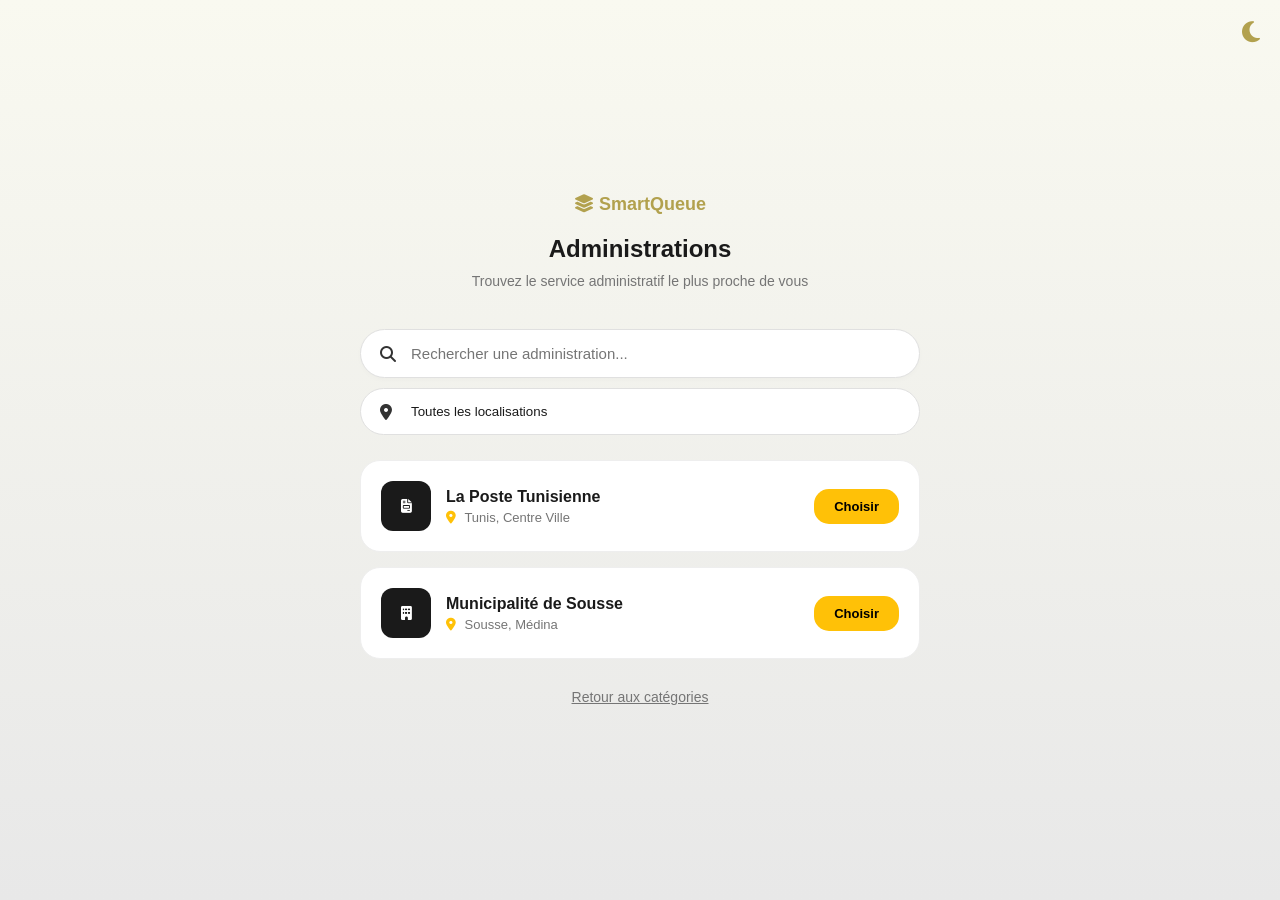
<file: admin/admin.html>
<!DOCTYPE html>
<html lang="fr">
<head>
    <meta charset="UTF-8">
    <meta name="viewport" content="width=device-width, initial-scale=1.0">
    <title>SmartQueue - Choisir l'Administration</title>
    <link rel="stylesheet" href="../signin/signin.css">
    <link rel="stylesheet" href="https://cdnjs.cloudflare.com/ajax/libs/font-awesome/6.4.0/css/all.min.css">
</head>
<body>
    <div class="container-wide">
        <div class="header">
            <div style="position: absolute; top: 20px; right: 20px;">
                <i class="fas fa-moon theme-toggle-icon" style="cursor:pointer; font-size: 24px; color: #B2A14E;" onclick="toggleTheme()"></i>
            </div>
            <div class="logo-mini">
                <i class="fas fa-layer-group"></i> SmartQueue
            </div>
            <h2>Administrations</h2>
            <p class="subtitle">Trouvez le service administratif le plus proche de vous</p>
        </div>

        <div class="filter-section">
            <div class="input-wrapper search-box">
                <i class="fas fa-search"></i>
                <input type="text" id="searchInput" placeholder="Rechercher une administration..." onkeyup="filterList()">
            </div>

            <div class="input-wrapper filter-box">
                <i class="fas fa-location-dot"></i>
                <select id="locationFilter" onchange="filterList()">
                    <option value="">Toutes les localisations</option>
                    <option value="Tunis">Tunis</option>
                    <option value="Sousse">Sousse</option>
                </select>
            </div>
        </div>

        <div class="list-container" id="agencyList">
            <div class="list-item card" data-name="Poste" data-location="Tunis">
                <div class="item-info">
                    <div class="item-logo"><i class="fas fa-file-invoice"></i></div>
                    <div class="item-details">
                        <h3>La Poste Tunisienne</h3>
                        <p><i class="fas fa-map-marker-alt"></i> Tunis, Centre Ville</p>
                    </div>
                </div>
                <button class="btn-select" onclick="confirmBooking('La Poste - Tunis Centre')">Choisir</button>
            </div>

            <div class="list-item card" data-name="Municipalité" data-location="Sousse">
                <div class="item-info">
                    <div class="item-logo"><i class="fas fa-building"></i></div>
                    <div class="item-details">
                        <h3>Municipalité de Sousse</h3>
                        <p><i class="fas fa-map-marker-alt"></i> Sousse, Médina</p>
                    </div>
                </div>
                <button class="btn-select" onclick="confirmBooking('Municipalité de Sousse')">Choisir</button>
            </div>
        </div>

        <div class="footer-actions">
            <button class="btn-secondary" onclick="window.history.back()">Retour aux catégories</button>
        </div>
    </div>
    
<script src="../etablissement/etablissement.js"></script>
<script src="../theme.js"></script>
</body>
</html>
</file>
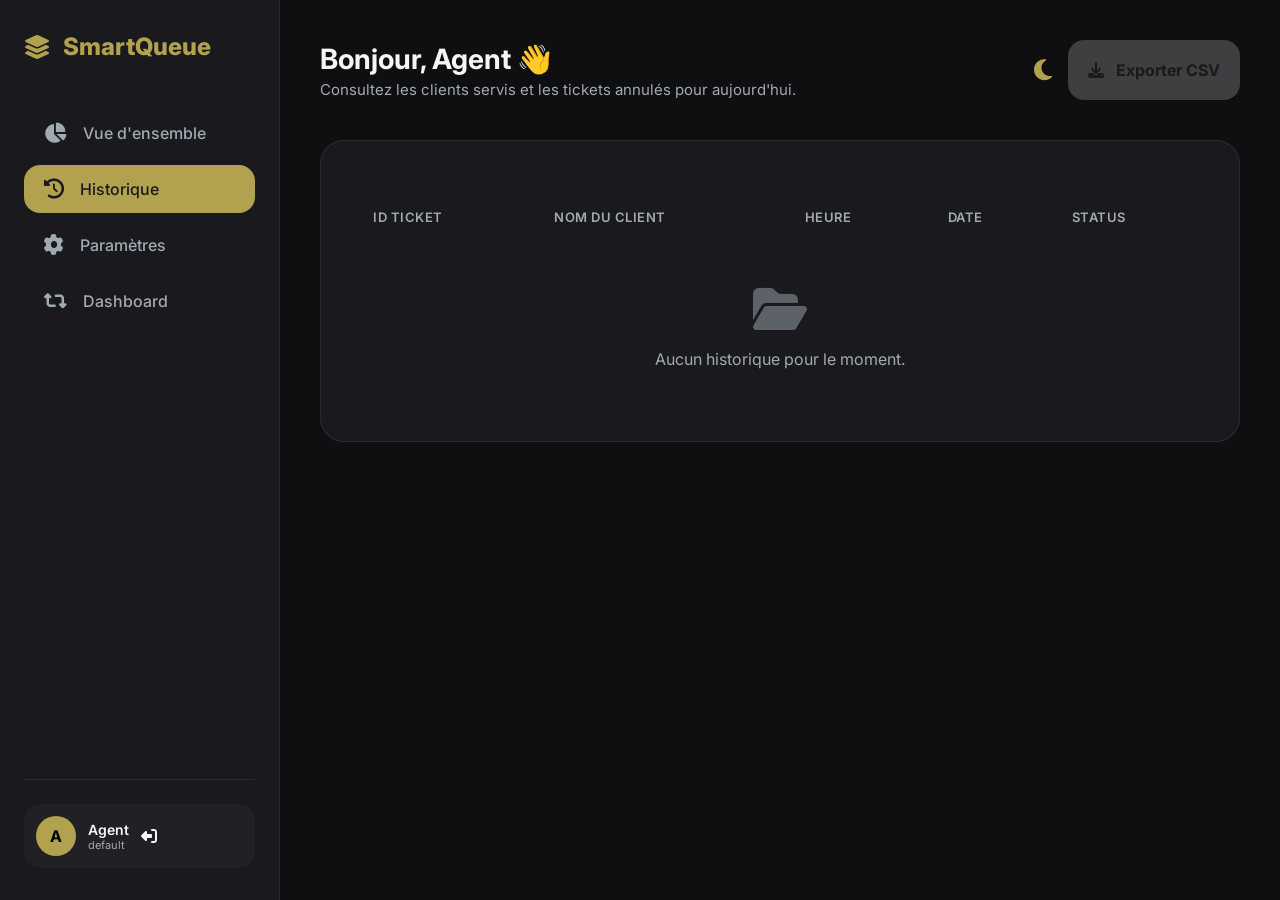
<file: agent-dashboard/agent-history.html>
<!DOCTYPE html>
<html lang="fr">
<head>
    <meta charset="UTF-8">
    <meta name="viewport" content="width=device-width, initial-scale=1.0">
    <title>SmartQueue Agent - Historique</title>
    <link rel="stylesheet" href="https://cdnjs.cloudflare.com/ajax/libs/font-awesome/6.4.0/css/all.min.css">
    <link rel="stylesheet" href="agent-dashboard.css">
    <link href="https://fonts.googleapis.com/css2?family=Inter:wght@400;500;600;700;800;900&display=swap" rel="stylesheet">
</head>
<body class="dark-theme">
    <!-- Sidebar -->
    <aside class="sidebar">
        <a href="../index.html" class="logo">
            <i class="fas fa-layer-group"></i> <span>SmartQueue</span>
        </a>
        <nav class="nav-links">
            <div class="nav-item">
                <a href="agent-dashboard.html" class="nav-link">
                    <i class="fas fa-chart-pie"></i> <span>Vue d'ensemble</span>
                </a>
            </div>
            <div class="nav-item">
                <a href="agent-history.html" class="nav-link active">
                    <i class="fas fa-history"></i> <span>Historique</span>
                </a>
            </div>
            <div class="nav-item">
                <a href="agent-settings.html" class="nav-link">
                    <i class="fas fa-cog"></i> <span>Paramètres</span>
                </a>
            </div>
            <div class="nav-item">
                <a href="../profilClient/ProfilClient.html" class="nav-link">
                    <i class="fa-solid fa-retweet"></i> <span>Dashboard</span>
                </a>
            </div>
        </nav>
        <div class="sidebar-footer">
            <div class="user-profile">
                <div class="avatar">AM</div>
                <div class="user-info">
                    <h4>Ahmed Mansour</h4>
                    <p>Agent de Caisse</p>
                </div>
                <div>
                    <a class="logout-btn" onclick="window.location.href='../signin/signin.html'">
                        <i class="fa-solid fa-right-from-bracket fa-rotate-180"></i>
                    </a>
                </div>
            </div>
        </div>
    </aside>

    <!-- Main Content -->
    <main class="main-content">
        <header>
            <div class="header-title">
                <h1>Historique des tickets</h1>
                <p>Consultez les clients servis et les tickets annulés pour aujourd'hui.</p>
            </div>
            <div class="header-actions">
                <i class="fas fa-moon theme-toggle-icon" style="cursor:pointer; font-size: 24px; color: #B2A14E;" onclick="toggleTheme()"></i>
                <button class="btn-action btn-secondary-white" onclick="exportHistory()">
                    <i class="fas fa-download"></i> Exporter CSV
                </button>
            </div>
        </header>

        <div class="history-card">
            <div class="table-container">
                <table id="history-table">
                    <thead>
                        <tr>
                            <th>ID Ticket</th>
                            <th>Nom du Client</th>
                            <th>Heure</th>
                            <th>Date</th>
                            <th>Status</th>
                        </tr>
                    </thead>
                    <tbody id="history-body">
                        <!-- Loaded via JS -->
                    </tbody>
                </table>
            </div>
            <div id="no-history" style="display:none; text-align: center; padding: 40px; color: var(--text-muted);">
                <i class="fas fa-folder-open fa-3x" style="margin-bottom: 16px; opacity: 0.5;"></i>
                <p>Aucun historique pour le moment.</p>
            </div>
        </div>
    </main>

    <script src="../theme.js"></script>
    <script src="dashboard-core.js"></script>
    <script>
        document.addEventListener('DOMContentLoaded', () => {
            const history = getHistory();
            const body = document.getElementById('history-body');
            const emptyState = document.getElementById('no-history');
            
            if (history.length === 0) {
                emptyState.style.display = 'block';
                return;
            }
            
            history.forEach(entry => {
                const tr = document.createElement('tr');
                tr.innerHTML = `
                    <td>${entry.id}</td>
                    <td>${entry.name}</td>
                    <td>${entry.time}</td>
                    <td>${entry.date}</td>
                    <td><span class="badge badge-${entry.status}">${entry.status}</span></td>
                `;
                body.appendChild(tr);
            });
        });

        function exportHistory() {
            alert("Exportation des données en cours...");
        }
    </script>
</body>
</html>
</file>
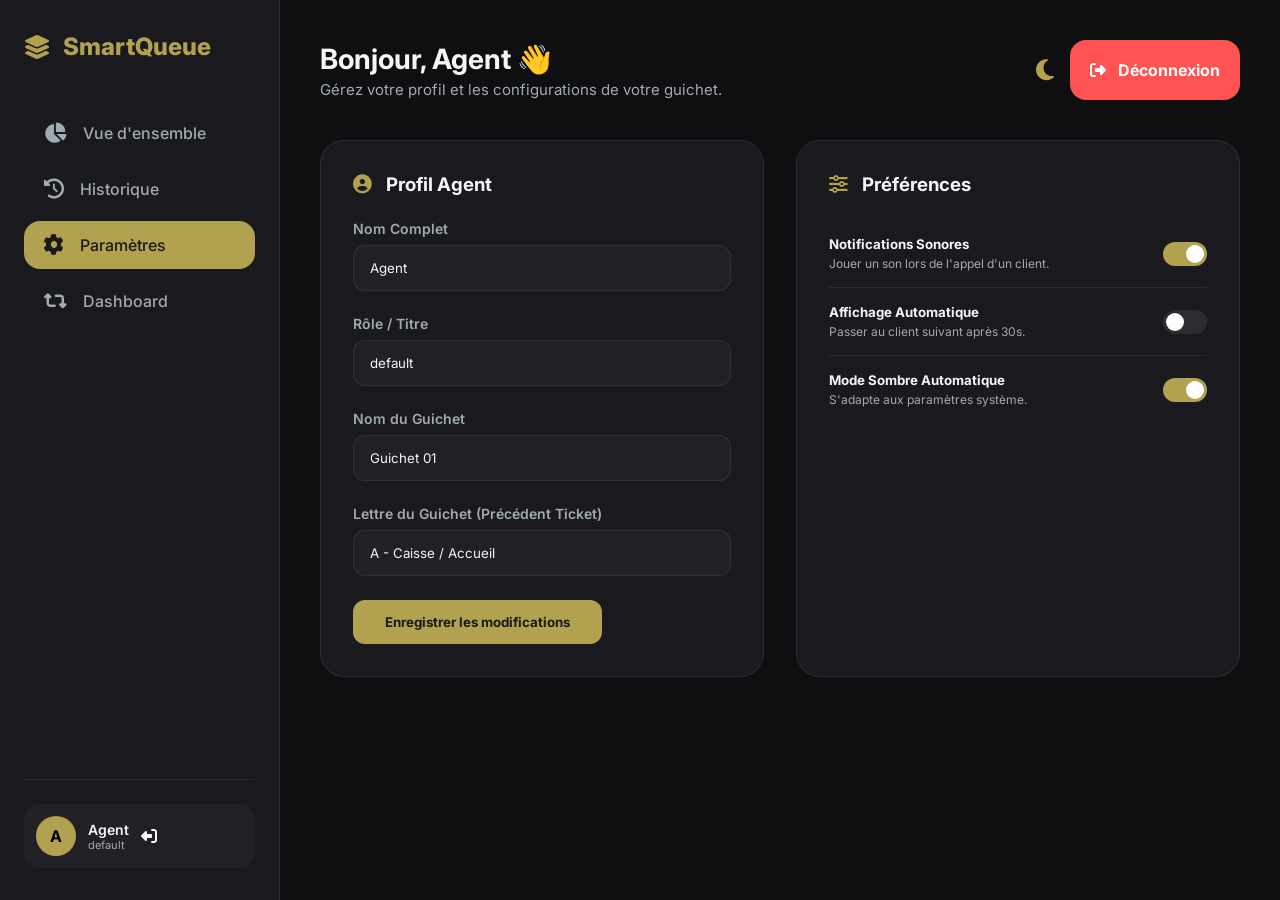
<file: agent-dashboard/agent-settings.html>
<!DOCTYPE html>
<html lang="fr">
<head>
    <meta charset="UTF-8">
    <meta name="viewport" content="width=device-width, initial-scale=1.0">
    <title>SmartQueue Agent - Paramètres</title>
    <link rel="stylesheet" href="https://cdnjs.cloudflare.com/ajax/libs/font-awesome/6.4.0/css/all.min.css">
    <link rel="stylesheet" href="agent-dashboard.css">
    <link href="https://fonts.googleapis.com/css2?family=Inter:wght@400;500;600;700;800;900&display=swap" rel="stylesheet">
</head>
<body class="dark-theme">
    <!-- Sidebar -->
    <aside class="sidebar">
        <a href="../index.html" class="logo">
            <i class="fas fa-layer-group"></i> <span>SmartQueue</span>
        </a>
        <nav class="nav-links">
            <div class="nav-item">
                <a href="agent-dashboard.html" class="nav-link">
                    <i class="fas fa-chart-pie"></i> <span>Vue d'ensemble</span>
                </a>
            </div>
            <div class="nav-item">
                <a href="agent-history.html" class="nav-link">
                    <i class="fas fa-history"></i> <span>Historique</span>
                </a>
            </div>
            <div class="nav-item">
                <a href="agent-settings.html" class="nav-link active">
                    <i class="fas fa-cog"></i> <span>Paramètres</span>
                </a>
            </div>
            <div class="nav-item">
                <a href="../profilClient/ProfilClient.html" class="nav-link">
                    <i class="fa-solid fa-retweet"></i> <span>Dashboard</span>
                </a>
            </div>
        </nav>
        <div class="sidebar-footer">
            <div class="user-profile">
                <div class="avatar">AM</div>
                <div class="user-info">
                    <h4>Ahmed Mansour</h4>
                    <p>Agent de Caisse</p>
                </div>
                <div>
                    <a class="logout-btn" onclick="window.location.href='../signin/signin.html'">
                        <i class="fa-solid fa-right-from-bracket fa-rotate-180"></i>
                    </a>
                </div>
            </div>
        </div>
    </aside>

    <!-- Main Content -->
    <main class="main-content">
        <header>
            <div class="header-title">
                <h1>Paramètres</h1>
                <p>Gérez votre profil et les configurations de votre guichet.</p>
            </div>
            <div class="header-actions">
                <i class="fas fa-moon theme-toggle-icon" style="cursor:pointer; font-size: 24px; color: #B2A14E;" onclick="toggleTheme()"></i>
                <button class="btn-action btn-primary-dark" style="background: var(--danger-color); color: white;" onclick="logout()">
                    <i class="fas fa-sign-out-alt"></i> Déconnexion
                </button>
            </div>
        </header>

        <div class="settings-grid">
            <!-- Profile Settings -->
            <div class="settings-card">
                <h3><i class="fas fa-user-circle" style="color: var(--primary-color); margin-right: 10px;"></i> Profil Agent</h3>
                <form id="profile-form" style="margin-top: 24px;" onsubmit="handleProfileUpdate(event)">
                    <div class="form-group">
                        <label>Nom Complet</label>
                        <input type="text" id="prof-name" value="Ahmed Mansour" required>
                    </div>
                    <div class="form-group">
                        <label>Rôle / Titre</label>
                        <input type="text" id="prof-role" value="Agent de Caisse" required>
                    </div>
                    <div class="form-group">
                        <label>Nom du Guichet</label>
                        <input type="text" id="prof-counter" value="Guichet 03" required>
                    </div>
                    <div class="form-group">
                        <label>Lettre du Guichet (Précédent Ticket)</label>
                        <select id="prof-letter" style="width: 100%; padding: 14px 16px; border-radius: 12px; border: 1px solid var(--border-color); background: var(--glass-bg); color: var(--text-main); appearance: none;">
                            <option value="A">A - Caisse / Accueil</option>
                            <option value="B">B - Service Client</option>
                            <option value="C">C - Retrait / Dépôt</option>
                            <option value="D">D - Direction</option>
                        </select>
                    </div>
                    <button type="submit" class="btn-save">Enregistrer les modifications</button>
                </form>
            </div>

            <!-- Dashboard Options -->
            <div class="settings-card">
                <h3><i class="fas fa-sliders-h" style="color: var(--primary-color); margin-right: 10px;"></i> Préférences</h3>
                <div style="margin-top: 24px;">
                    <div class="switch-group">
                        <div>
                            <h5 style="margin-bottom: 4px;">Notifications Sonores</h5>
                            <p style="font-size: 12px; color: var(--text-muted);">Jouer un son lors de l'appel d'un client.</p>
                        </div>
                        <label class="switch">
                            <input type="checkbox" checked>
                            <span class="slider"></span>
                        </label>
                    </div>
                    <div class="switch-group">
                        <div>
                            <h5 style="margin-bottom: 4px;">Affichage Automatique</h5>
                            <p style="font-size: 12px; color: var(--text-muted);">Passer au client suivant après 30s.</p>
                        </div>
                        <label class="switch">
                            <input type="checkbox">
                            <span class="slider"></span>
                        </label>
                    </div>
                    <div class="switch-group">
                        <div>
                            <h5 style="margin-bottom: 4px;">Mode Sombre Automatique</h5>
                            <p style="font-size: 12px; color: var(--text-muted);">S'adapte aux paramètres système.</p>
                        </div>
                        <label class="switch">
                            <input type="checkbox" checked>
                            <span class="slider"></span>
                        </label>
                    </div>
                </div>
            </div>
        </div>
    </main>

    <div id="toast" style="visibility: hidden; min-width: 250px; background-color: #333; color: #fff; text-align: center; border-radius: 8px; padding: 16px; position: fixed; z-index: 1000; left: 50%; bottom: 30px; transform: translateX(-50%);">
        Paramètres enregistrés avec succès !
    </div>

    <script src="../theme.js"></script>
    <script src="dashboard-core.js"></script>
    <script>
        document.addEventListener('DOMContentLoaded', () => {
            const profile = getProfile();
            document.getElementById('prof-name').value = profile.name;
            document.getElementById('prof-role').value = profile.role;
            document.getElementById('prof-counter').value = profile.counter;
            document.getElementById('prof-letter').value = profile.counterLetter || 'A';
        });

        function handleProfileUpdate(event) {
            event.preventDefault();
            const profile = {
                name: document.getElementById('prof-name').value,
                role: document.getElementById('prof-role').value,
                counter: document.getElementById('prof-counter').value,
                counterLetter: document.getElementById('prof-letter').value,
                service: getProfile().service // preserve
            };
            saveProfile(profile);
            showToast();
            
            // Re-apply to sidebars (shared logic does this on DOM load, but let's force update here)
            window.location.reload(); 
        }

        function showToast() {
            const toast = document.getElementById('toast');
            toast.style.visibility = "visible";
            setTimeout(() => { toast.style.visibility = "hidden"; }, 3000);
        }

        function logout() {
            if (confirm("Voulez-vous vraiment vous déconnecter ?")) {
                window.location.href = '../index.html';
            }
        }
    </script>
</body>
</html>
</file>
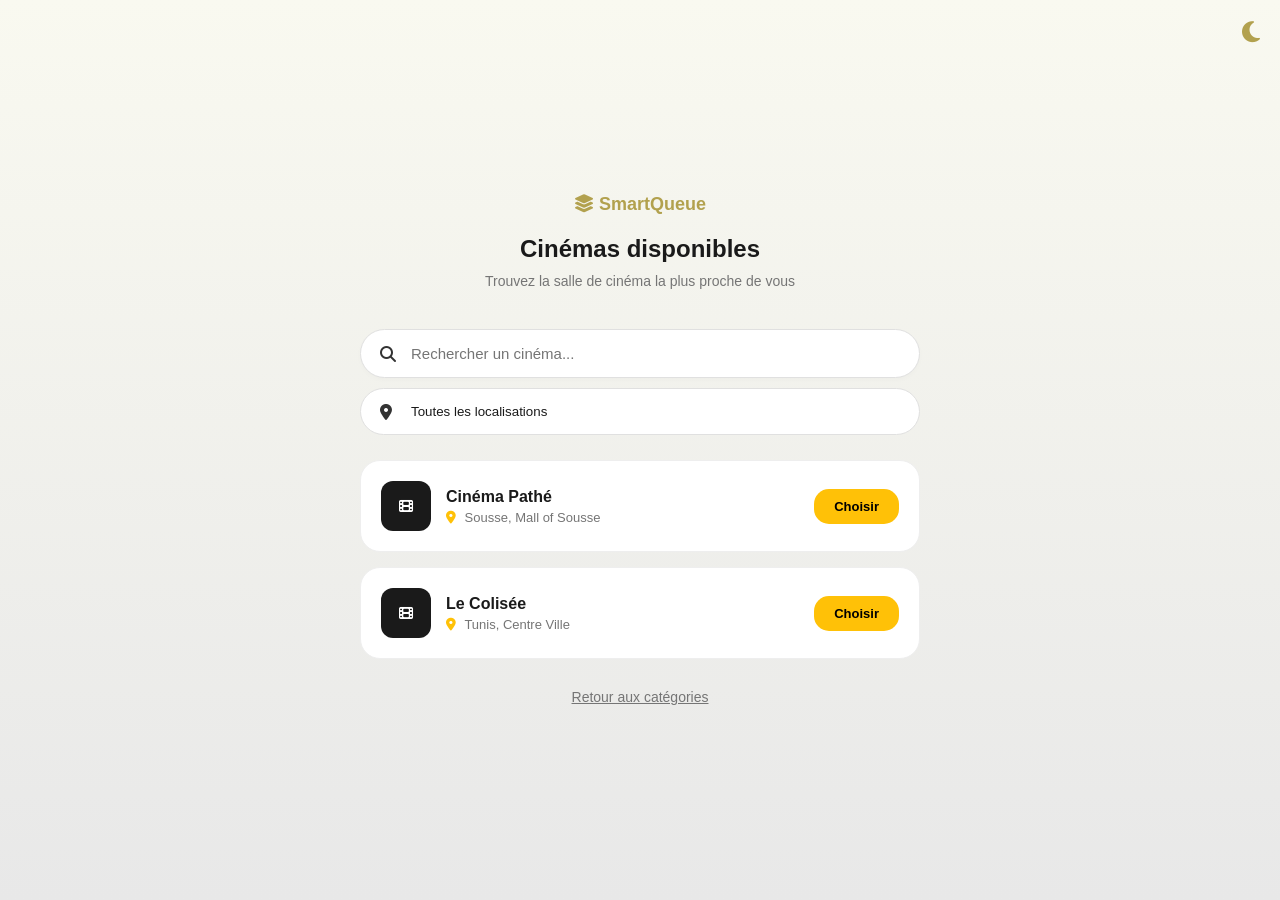
<file: cinema/cinema.html>
<!DOCTYPE html>
<html lang="fr">
<head>
    <meta charset="UTF-8">
    <meta name="viewport" content="width=device-width, initial-scale=1.0">
    <title>SmartQueue - Choisir le Cinéma</title>
    <link rel="stylesheet" href="../signin/signin.css">
    <link rel="stylesheet" href="https://cdnjs.cloudflare.com/ajax/libs/font-awesome/6.4.0/css/all.min.css">
</head>
<body>
    <div class="container-wide">
        <div class="header">
            <div style="position: absolute; top: 20px; right: 20px;">
                <i class="fas fa-moon theme-toggle-icon" style="cursor:pointer; font-size: 24px; color: #B2A14E;" onclick="toggleTheme()"></i>
            </div>
            <div class="logo-mini">
                <i class="fas fa-layer-group"></i> SmartQueue
            </div>
            <h2>Cinémas disponibles</h2>
            <p class="subtitle">Trouvez la salle de cinéma la plus proche de vous</p>
        </div>

        <div class="filter-section">
            <div class="input-wrapper search-box">
                <i class="fas fa-search"></i>
                <input type="text" id="searchInput" placeholder="Rechercher un cinéma..." onkeyup="filterList()">
            </div>

            <div class="input-wrapper filter-box">
                <i class="fas fa-location-dot"></i>
                <select id="locationFilter" onchange="filterList()">
                    <option value="">Toutes les localisations</option>
                    <option value="Sousse">Sousse</option>
                    <option value="Tunis">Tunis</option>
                </select>
            </div>
        </div>

        <div class="list-container" id="agencyList">
            <div class="list-item card" data-name="Pathé" data-location="Sousse">
                <div class="item-info">
                    <div class="item-logo"><i class="fas fa-film"></i></div>
                    <div class="item-details">
                        <h3>Cinéma Pathé</h3>
                        <p><i class="fas fa-map-marker-alt"></i> Sousse, Mall of Sousse</p>
                    </div>
                </div>
                <button class="btn-select" onclick="confirmBooking('Cinéma Pathé')">Choisir</button>
            </div>

            <div class="list-item card" data-name="Le Colisée" data-location="Tunis">
                <div class="item-info">
                    <div class="item-logo"><i class="fas fa-film"></i></div>
                    <div class="item-details">
                        <h3>Le Colisée</h3>
                        <p><i class="fas fa-map-marker-alt"></i> Tunis, Centre Ville</p>
                    </div>
                </div>
                <button class="btn-select" onclick="confirmBooking('Le Colisée')">Choisir</button>
            </div>
        </div>

        <div class="footer-actions">
            <button class="btn-secondary" onclick="window.history.back()">Retour aux catégories</button>
        </div>
    </div>
    
<script src="../etablissement/etablissement.js"></script>
<script src="../theme.js"></script>
</body>
</html>
</file>
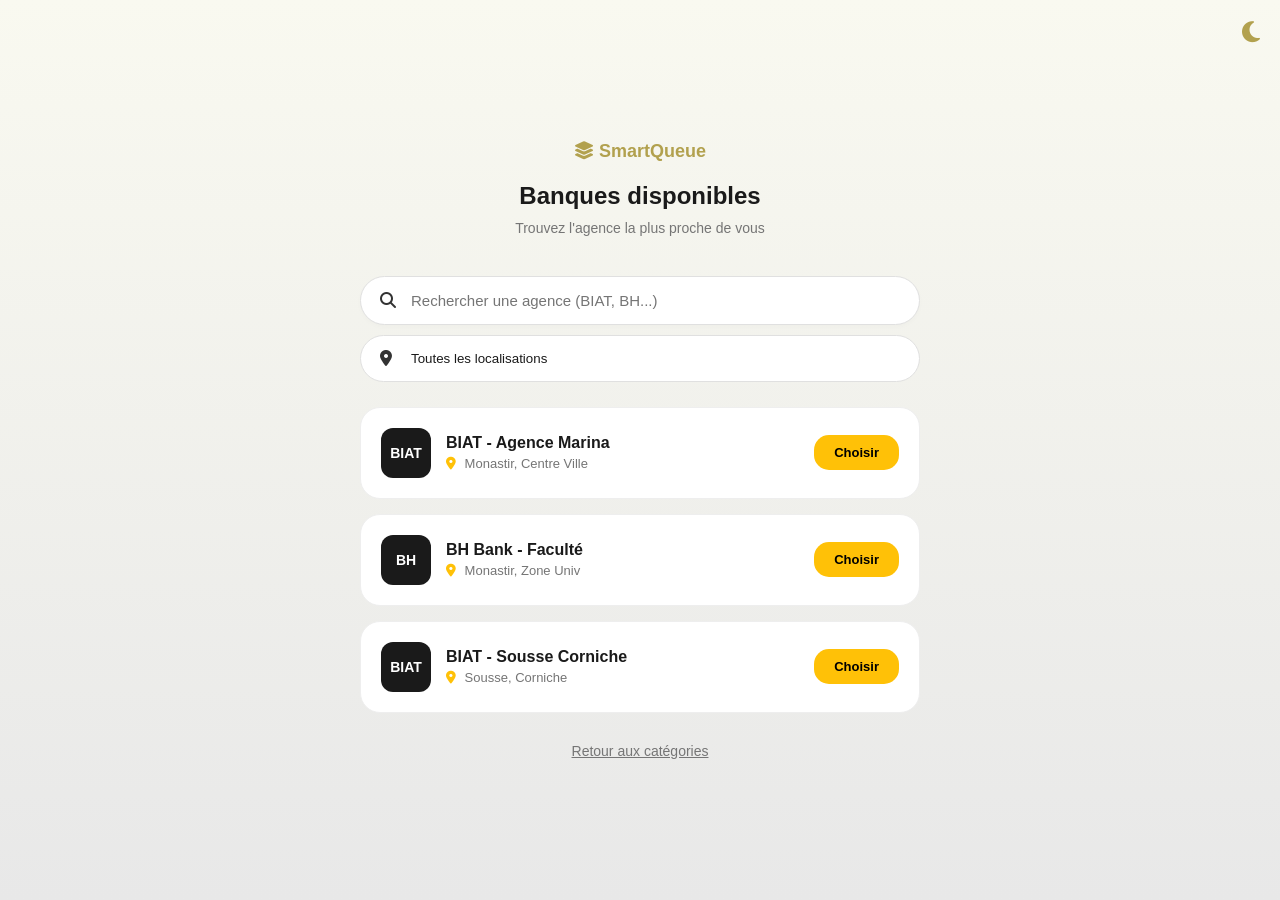
<file: etablissement/etablissement.html>
<!DOCTYPE html>
<html lang="fr">

<head>
    <meta charset="UTF-8">
    <meta name="viewport" content="width=device-width, initial-scale=1.0">
    <title>SmartQueue - Choisir l'établissement</title>
    <link rel="stylesheet" href="../signin/signin.css">
    <link rel="stylesheet" href="https://cdnjs.cloudflare.com/ajax/libs/font-awesome/6.4.0/css/all.min.css">
</head>

<body>

    <div class="container-wide">
        <div class="header">
            <div style="position: absolute; top: 20px; right: 20px;">
                <i class="fas fa-moon theme-toggle-icon" style="cursor:pointer; font-size: 24px; color: #B2A14E;" onclick="toggleTheme()"></i>
            </div>
            <div class="logo-mini">
                <i class="fas fa-layer-group"></i> SmartQueue
            </div>
            <h2>Banques disponibles</h2>
            <p class="subtitle">Trouvez l'agence la plus proche de vous</p>
        </div>

        <div class="filter-section">
            <div class="input-wrapper search-box">
                <i class="fas fa-search"></i>
                <input type="text" id="searchInput" placeholder="Rechercher une agence (BIAT, BH...)"
                    onkeyup="filterList()"> <!--wakt l user ynahi lcuseur al input-->
            </div>

            <div class="input-wrapper filter-box">
                <i class="fas fa-location-dot"></i>
                <select id="locationFilter" onchange="filterList()">
                    <option value="">Toutes les localisations</option>
                    <option value="Monastir">Monastir</option>
                    <option value="Sousse">Sousse</option>
                    <option value="Tunis">beja</option>
                    <option value="Tunis">djerba</option>
                    <option value="Tunis">nabeul</option>
                    <option value="Tunis">gabes </option>
                    <option value="Tunis">tozeur</option>
                    <option value="Tunis">manouba</option>
                    <option value="Tunis">benzart</option>
                </select>
            </div>
        </div>

        <div class="list-container" id="agencyList">
            <div class="list-item card" data-name="BIAT" data-location="Monastir">
                <div class="item-info">
                    <div class="item-logo">BIAT</div>
                    <div class="item-details">
                        <h3>BIAT - Agence Marina</h3>
                        <p><i class="fas fa-map-marker-alt"></i> Monastir, Centre Ville</p>
                    </div>
                </div>
                <button class="btn-select" onclick="confirmBooking('BIAT Marina')">Choisir</button>
            </div>

            <div class="list-item card" data-name="BH" data-location="Monastir">
                <div class="item-info">
                    <div class="item-logo">BH</div>
                    <div class="item-details">
                        <h3>BH Bank - Faculté</h3>
                        <p><i class="fas fa-map-marker-alt"></i> Monastir, Zone Univ</p>
                    </div>
                </div>
                <button class="btn-select" onclick="confirmBooking('BH Faculté')">Choisir</button>
            </div>

            <div class="list-item card" data-name="BIAT" data-location="Sousse">
                <div class="item-info">
                    <div class="item-logo">BIAT</div>
                    <div class="item-details">
                        <h3>BIAT - Sousse Corniche</h3>
                        <p><i class="fas fa-map-marker-alt"></i> Sousse, Corniche</p>
                    </div>
                </div>
                <button class="btn-select" onclick="confirmBooking('BIAT Sousse')">Choisir</button>
            </div>
        </div>

        <div class="footer-actions">
            <button class="btn-secondary" onclick="window.history.back()">Retour aux catégories</button>
        </div>
    </div>
<script src="etablissement.js"></script>

<script src="../theme.js"></script>
</body>
</html>
</file>
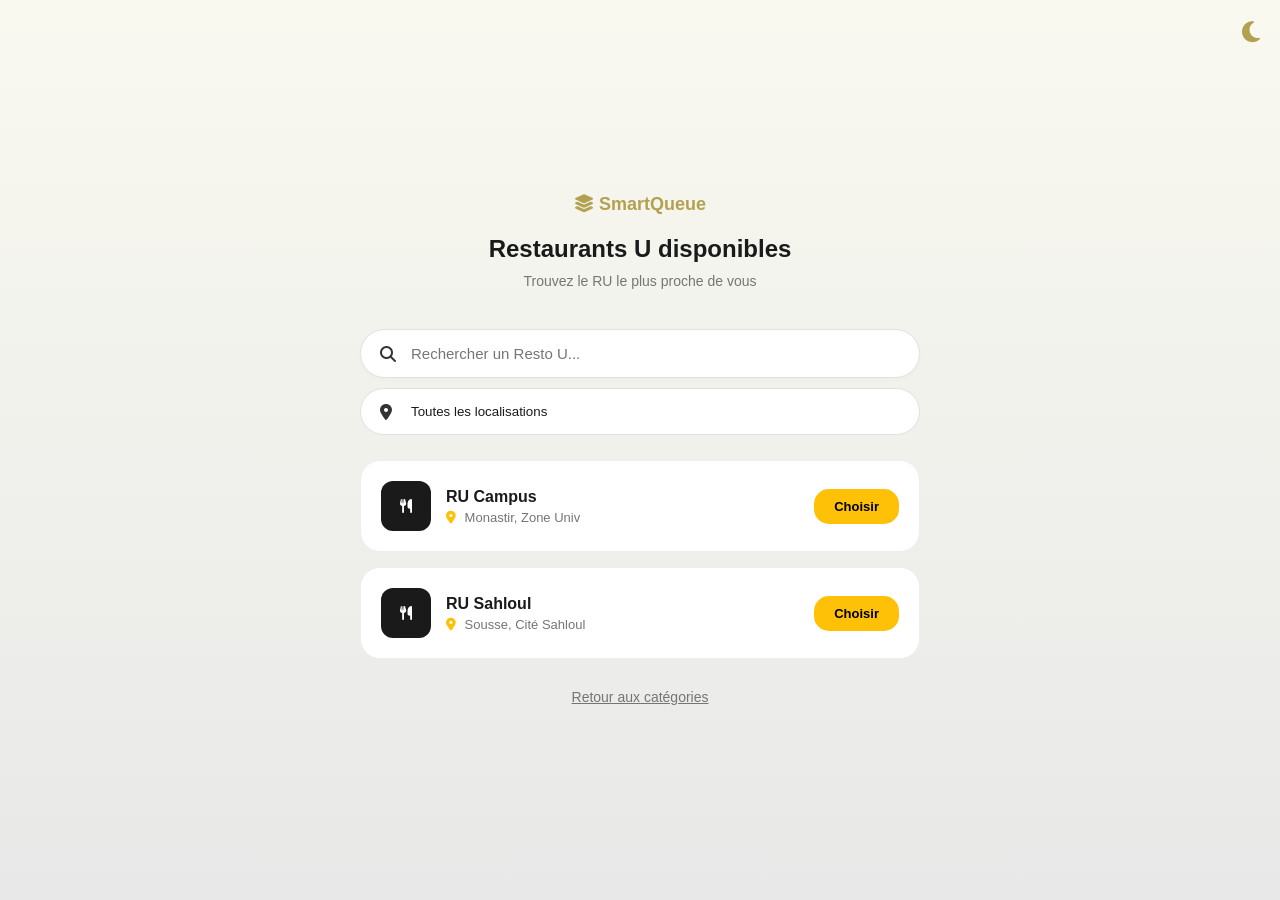
<file: resto/resto.html>
<!DOCTYPE html>
<html lang="fr">
<head>
    <meta charset="UTF-8">
    <meta name="viewport" content="width=device-width, initial-scale=1.0">
    <title>SmartQueue - Choisir le Restaurant Universitaire</title>
    <link rel="stylesheet" href="../signin/signin.css">
    <link rel="stylesheet" href="https://cdnjs.cloudflare.com/ajax/libs/font-awesome/6.4.0/css/all.min.css">
</head>
<body>
    <div class="container-wide">
        <div class="header">
            <div style="position: absolute; top: 20px; right: 20px;">
                <i class="fas fa-moon theme-toggle-icon" style="cursor:pointer; font-size: 24px; color: #B2A14E;" onclick="toggleTheme()"></i>
            </div>
            <div class="logo-mini">
                <i class="fas fa-layer-group"></i> SmartQueue
            </div>
            <h2>Restaurants U disponibles</h2>
            <p class="subtitle">Trouvez le RU le plus proche de vous</p>
        </div>

        <div class="filter-section">
            <div class="input-wrapper search-box">
                <i class="fas fa-search"></i>
                <input type="text" id="searchInput" placeholder="Rechercher un Resto U..." onkeyup="filterList()">
            </div>

            <div class="input-wrapper filter-box">
                <i class="fas fa-location-dot"></i>
                <select id="locationFilter" onchange="filterList()">
                    <option value="">Toutes les localisations</option>
                    <option value="Monastir">Monastir</option>
                    <option value="Sousse">Sousse</option>
                </select>
            </div>
        </div>

        <div class="list-container" id="agencyList">
            <div class="list-item card" data-name="Campus" data-location="Monastir">
                <div class="item-info">
                    <div class="item-logo"><i class="fas fa-utensils"></i></div>
                    <div class="item-details">
                        <h3>RU Campus</h3>
                        <p><i class="fas fa-map-marker-alt"></i> Monastir, Zone Univ</p>
                    </div>
                </div>
                <button class="btn-select" onclick="confirmBooking('RU Campus Monastir')">Choisir</button>
            </div>

            <div class="list-item card" data-name="Sahloul" data-location="Sousse">
                <div class="item-info">
                    <div class="item-logo"><i class="fas fa-utensils"></i></div>
                    <div class="item-details">
                        <h3>RU Sahloul</h3>
                        <p><i class="fas fa-map-marker-alt"></i> Sousse, Cité Sahloul</p>
                    </div>
                </div>
                <button class="btn-select" onclick="confirmBooking('RU Sahloul Sousse')">Choisir</button>
            </div>
        </div>

        <div class="footer-actions">
            <button class="btn-secondary" onclick="window.history.back()">Retour aux catégories</button>
        </div>
    </div>
    
<script src="../etablissement/etablissement.js"></script>
<script src="../theme.js"></script>
</body>
</html>
</file>
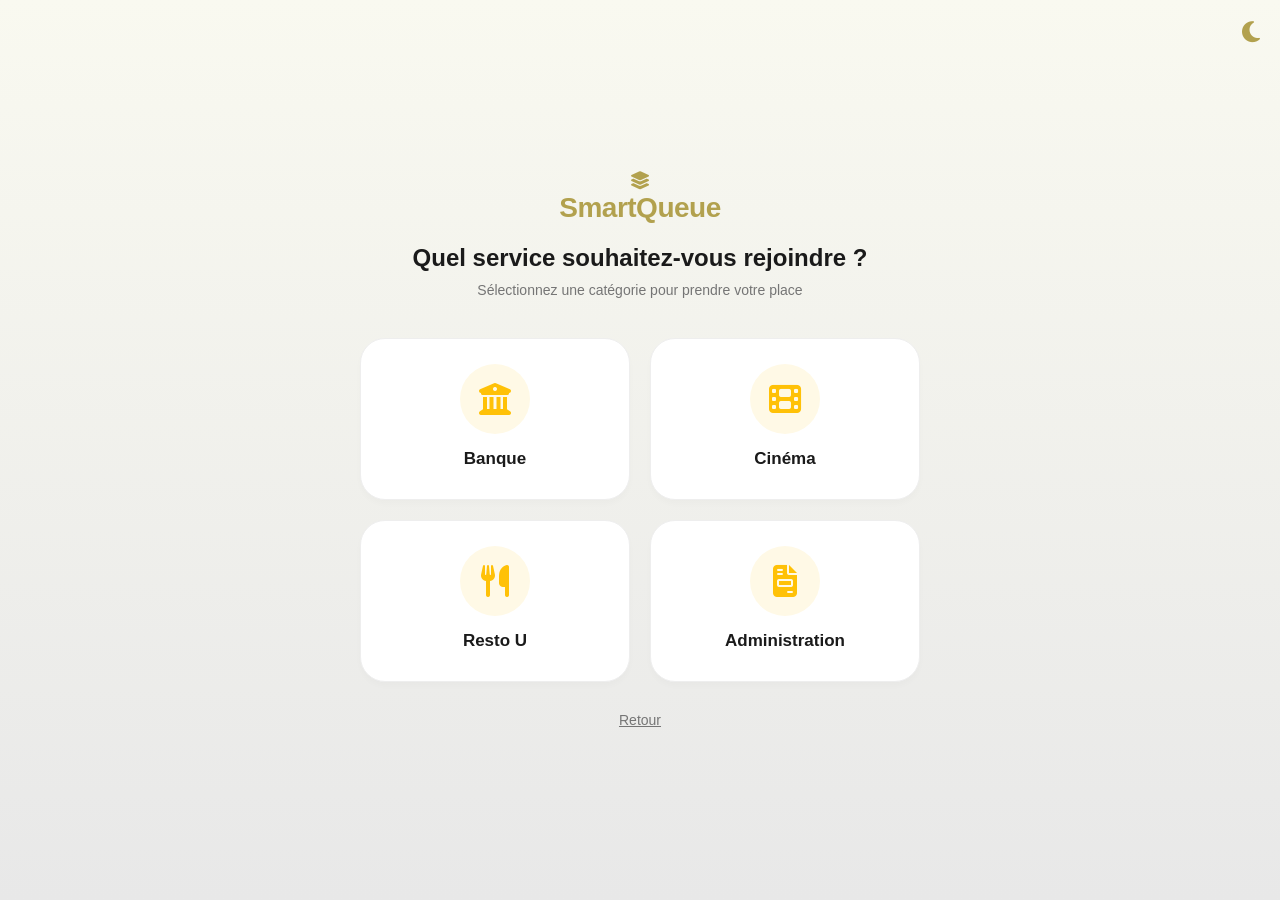
<file: services/services.html>
<!DOCTYPE html>
<html lang="fr">
<head>
    <meta charset="UTF-8">
    <meta name="viewport" content="width=device-width, initial-scale=1.0">
    <title>SmartQueue - Services</title>
    <link rel="stylesheet" href="../signin/signin.css">
    <link rel="stylesheet" href="https://cdnjs.cloudflare.com/ajax/libs/font-awesome/6.4.0/css/all.min.css">
</head>
<body>

    <div class="container-wide">
        <div class="header">
            <div style="position: absolute; top: 20px; right: 20px;">
                <i class="fas fa-moon theme-toggle-icon" style="cursor:pointer; font-size: 24px; color: #B2A14E;" onclick="toggleTheme()"></i>
            </div>
            <div class="logo-mini">
                <i class="fas fa-layer-group"></i> <h1>SmartQueue</h1> <!--cette icone vient de la biblio font awesome -->
            </div>
            <h2>Quel service souhaitez-vous rejoindre ?</h2>
            <p class="subtitle">Sélectionnez une catégorie pour prendre votre place</p>
        </div>

        <div class="services-grid">
            <div class="service-card" onclick="window.location.href='../etablissement/etablissement.html'">
                <div class="service-icon"><i class="fas fa-university"></i></div>
                <h3>Banque</h3>
            </div>

            <div class="service-card" onclick="window.location.href='../cinema/cinema.html'">
                <div class="service-icon"><i class="fas fa-film"></i></div>
                <h3>Cinéma</h3>
            </div>

            <div class="service-card" onclick="window.location.href='../resto/resto.html'">
                <div class="service-icon"><i class="fas fa-utensils"></i></div>
                <h3>Resto U</h3>
            </div>

            <div class="service-card" onclick="window.location.href='../admin/admin.html'">
                <div class="service-icon"><i class="fas fa-file-invoice"></i></div>
                <h3>Administration</h3>
            </div>
        </div>

        <div class="footer-actions">
            <button class="btn-secondary" onclick="window.history.back()">Retour</button>
        </div>
    </div>
<script src="../theme.js"></script>
</body>
</html>
</file>
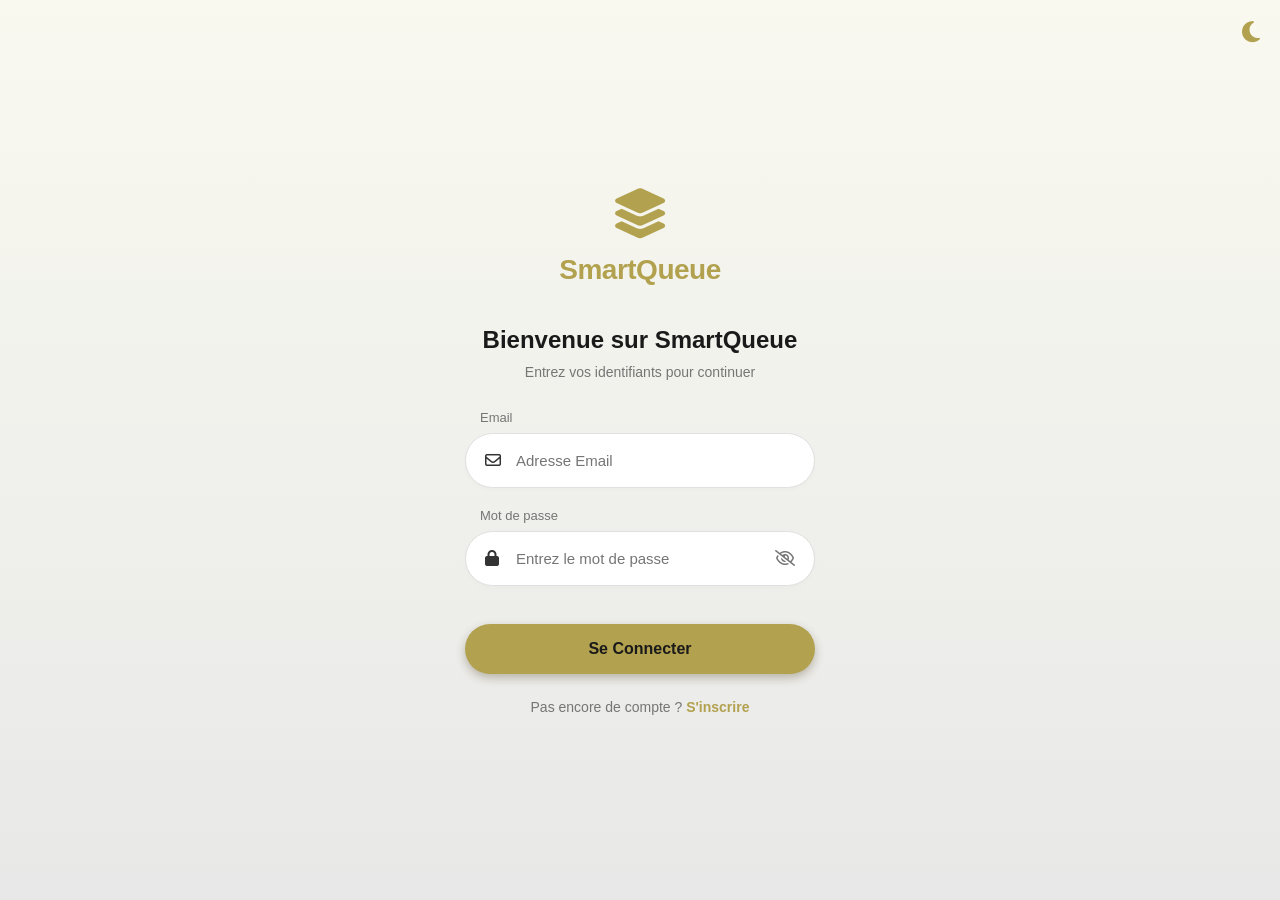
<file: signin/signin.html>
<!DOCTYPE html>
<html lang="fr">

<head>
    <meta charset="UTF-8">
    <meta name="viewport" content="width=device-width, initial-scale=1.0">
    <title>SmartQueue - Connexion</title>
    <link rel="stylesheet" href="signin.css">
    <link rel="stylesheet" href="https://cdnjs.cloudflare.com/ajax/libs/font-awesome/6.4.0/css/all.min.css">
</head>

<body>

    <div class="container">
        <div class="header">
            <div style="position: absolute; top: 20px; right: 20px;">
                <i class="fas fa-moon theme-toggle-icon" style="cursor:pointer; font-size: 24px; color: #B2A14E;"
                    onclick="toggleTheme()"></i>
            </div>
            <div class="logo-icon">
                <i class="fas fa-layer-group"></i>
            </div>
            <h1>SmartQueue</h1>
        </div>

        <div id="login-form">
            <h2 id="login-title">Bienvenue sur SmartQueue</h2>
            <p class="subtitle" id="login-subtitle">Entrez vos identifiants pour continuer</p>

            <form onsubmit="handleLogin(event)">
                <div class="input-group">
                    <label id="email-label">Email</label>
                    <div class="input-wrapper">
                        <i class="far fa-envelope"></i>
                        <input type="email" name="email" placeholder="Adresse Email" required>
                    </div>
                </div>

                <div class="input-group">
                    <label>Mot de passe</label>
                    <div class="input-wrapper">
                        <i class="fas fa-lock"></i>
                        <input type="password" name="password" placeholder="Entrez le mot de passe" id="pass-login"
                            required>
                        <i class="far fa-eye-slash toggle-password" onclick="togglePass('pass-login')"></i>
                    </div>
                </div><br>
                <button type="submit" class="btn-primary">Se Connecter</button>
            </form>
            <p class="footer-text">Pas encore de compte ? <a href="../signup/signup.html">S'inscrire</a></p>
        </div>
    </div>
    <style>
        /* Kept base styles */
    </style>
    <script>
        function togglePass(id) {
            const input = document.getElementById(id);
            const icon = input.nextElementSibling;
            if (input.type === "password") {
                input.type = "text";
                icon.classList.replace('fa-eye-slash', 'fa-eye');
            } else {
                input.type = "password";
                icon.classList.replace('fa-eye', 'fa-eye-slash');
            }
        }
    </script>


    <script src="signin.js"></script>
    <script src="../theme.js"></script>
</body>

</html>
</file>
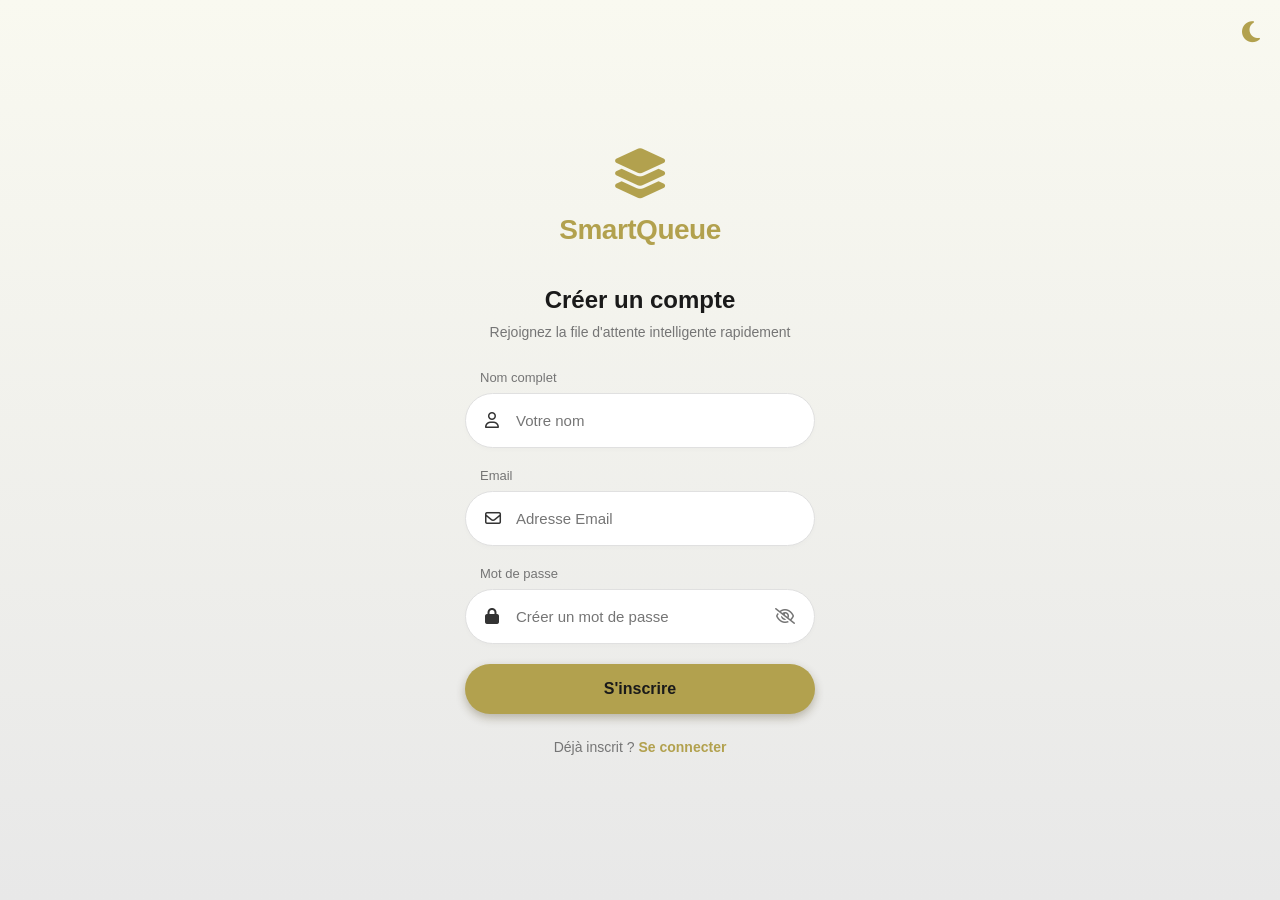
<file: signup/signup.html>
<!DOCTYPE html>
<html lang="fr">
<head>
    <meta charset="UTF-8">
    <meta name="viewport" content="width=device-width, initial-scale=1.0">
    <title>SmartQueue - Inscription</title>
    <link rel="stylesheet" href="signup.css">
    <link rel="stylesheet" href="https://cdnjs.cloudflare.com/ajax/libs/font-awesome/6.4.0/css/all.min.css">
</head>
<body>

    <div class="container">
        <div class="header">
            <div style="position: absolute; top: 20px; right: 20px;">
                <i class="fas fa-moon theme-toggle-icon" style="cursor:pointer; font-size: 24px; color: #B2A14E;" onclick="toggleTheme()"></i>
            </div>
            <div class="logo-icon">
                <i class="fas fa-layer-group"></i>
            </div>
            <h1>SmartQueue</h1>
        </div>

        <div id="signup-form">
            <h2 id="signup-title">Créer un compte</h2>
            <p class="subtitle" id="signup-subtitle">Rejoignez la file d'attente intelligente rapidement</p>

            <form action="../register.php" method="POST">
                <input type="hidden" id="user-role" name="role" value="client">
                
                <div class="input-group">
                    <label>Nom complet</label>
                    <div class="input-wrapper">
                        <i class="far fa-user"></i>
                        <input type="text" name="username" placeholder="Votre nom" required>
                    </div>
                </div>

                <div class="input-group">
                    <label>Email</label>
                    <div class="input-wrapper">
                        <i class="far fa-envelope"></i>
                        <input type="email" name="email" placeholder="Adresse Email" required>
                    </div>
                </div>

                <div class="input-group">
                    <label>Mot de passe</label>
                    <div class="input-wrapper">
                        <i class="fas fa-lock"></i>
                        <input type="password" name="password" placeholder="Créer un mot de passe" id="pass-signup" required>
                        <i class="far fa-eye-slash toggle-password" onclick="togglePass('pass-signup')"></i>
                    </div>
                </div>

                <button type="submit" class="btn-primary">S'inscrire</button>
            </form>
            <p class="footer-text">Déjà inscrit ? <a href="../signin/signin.html">Se connecter</a></p>
        </div>
    </div>
<style>
    /* Kept some base styles but removed role-tabs related ones */
</style>
<script>
    function togglePass(id) {
        const input = document.getElementById(id);
        const icon = input.nextElementSibling;
        if (input.type === "password") {
            input.type = "text";
            icon.classList.replace('fa-eye-slash', 'fa-eye');
        } else {
            input.type = "password";
            icon.classList.replace('fa-eye', 'fa-eye-slash');
        }
    }
</script>


<script src="signup.js"></script>
<script src="../theme.js"></script>
</body>
</html>
</file>
<file: signin/signin.css>
:root {
    --primary-color: #FFC107; /* Le jaune Tasker */
    --bg-gradient: linear-gradient(180deg, #F9F9F0 0%, #E8E8E8 100%);
    --text-main: #1A1A1A;
    --text-muted: #757575;
    --input-bg: #FFFFFF;
    --card-bg: #FFFFFF;
    --border-color: #E0E0E0;
    --border-color-light: #eee;
    --icon-bg: #FFF9E6;
    --icon-color: #333;
    --border-radius: 30px;
}

body.dark-theme {
    --bg-gradient: linear-gradient(180deg, #1A1A1A 0%, #121212 100%);
    --text-main: #F5F5F5;
    --text-muted: #A0AAB2;
    --input-bg: #2C2C2C;
    --card-bg: #222222;
    --border-color: #444444;
    --border-color-light: #333333;
    --icon-bg: #332B1A;
    --icon-color: #ccc;
}

* {
    box-sizing: border-box;
    margin: 0;
    padding: 0;
    font-family: 'Segoe UI', Roboto, Helvetica, Arial, sans-serif;
}

body {
    background: var(--bg-gradient);
    height: 100vh;
    display: flex;
    justify-content: center;
    align-items: center;
    color: var(--text-main);
    transition: background 0.3s, color 0.3s;
}

.container {
    width: 100%;
    max-width: 400px;
    padding: 40px 25px;
    text-align: center;
}

/* Header & Logo */
.header {
    margin-bottom: 40px;
}

.logo-icon {
    font-size: 50px;
    color: #B2A14E; /* Couleur dorée du logo Tasker */
    margin-bottom: 10px;
}

h1 {
    font-size: 28px;
    font-weight: 700;
    color: #B2A14E;
    letter-spacing: -0.5px;
}

h2 {
    font-size: 24px;
    margin-bottom: 10px;
}

.subtitle {
    color: var(--text-muted);
    font-size: 14px;
    margin-bottom: 30px;
}

/* Formulaire */
.input-group {
    text-align: left; /*labels à gauche*/
    margin-bottom: 20px; /*bch ybdew baad ala baathhom fl ertife3*/
}

.input-group label {
    display: block;
    font-size: 13px;
    color: var(--text-muted);
    margin-bottom: 8px;
    margin-left: 15px;
}

.input-wrapper {
    position: relative;
    display: flex;
    align-items: center;
}

.input-wrapper i {
    position: absolute;
    left: 20px;
    color: var(--icon-color);
}

.input-wrapper .toggle-password {
    left: auto;
    right: 20px;
    cursor: pointer;
    color: var(--text-muted);
}

input[type="email"],
input[type="password"],
input[type="text"] {
    width: 100%;
    padding: 18px 20px 18px 50px;
    border-radius: var(--border-radius);
    border: 1px solid var(--border-color);
    background: var(--input-bg);
    color: var(--text-main);
    font-size: 15px;
    outline: none;
    box-shadow: 0 2px 5px rgba(0,0,0,0.02);
    transition: border-color 0.3s, background 0.3s, color 0.3s;
}

input:focus { /* yaani ki to9ros alih bch tekteb */
    border-color: var(--primary-color);
}

/* Bouton */
.btn-primary {
    width: 100%;
    padding: 16px;
    border-radius: var(--border-radius);
    border: none;
    background-color: #B2A14E;
    color: #1A1A1A;
    font-size: 16px;
    font-weight: 600;
    cursor: pointer;
    box-shadow: 0 4px 10px rgba(62, 49, 11, 0.3);
    transition: transform 0.2s;
}

.btn-primary:hover {
    transform: translateY(-2px);/* ttlaa3 b 2 pixel*/
    background-color: #B2A14E;
    box-shadow: 0 6px 15px rgba(62, 49, 11, 0.4);}

.footer-text {
    margin-top: 25px;
    font-size: 14px;
    color: var(--text-muted);
}

.footer-text a {
    color: #B2A14E;
    text-decoration: none;
    font-weight: 600;
}
/*partie services*/
/* --- Extensions pour la page Services --- */

.container-wide {
    width: 100%;
    max-width: 600px; /* Plus large pour la grille */
    padding: 20px;
    text-align: center;
}

.logo-mini {
    font-size: 18px;
    font-weight: 700;
    color: #B2A14E;
    margin-bottom: 20px;
}

.services-grid {
    display: grid;
    grid-template-columns: repeat(2, 1fr); /* Deux colonnes */
    gap: 20px;
    margin-top: 30px;
}

.service-card {
    background: var(--card-bg);
    padding: 25px 15px;
    border-radius: 25px;
    border: 1px solid var(--border-color-light);
    cursor: pointer;
    transition: all 0.3s ease;
    display: flex;
    flex-direction: column;
    align-items: center;
    box-shadow: 0 4px 6px rgba(0,0,0,0.02);
}

.service-card:hover {
    transform: translateY(-5px);
    border-color: var(--primary-color);
    box-shadow: 0 10px 20px rgba(0,0,0,0.05);
}

.service-icon {
    font-size: 32px;
    color: var(--primary-color);
    margin-bottom: 15px;
    background: var(--icon-bg);
    width: 70px;
    height: 70px;
    display: flex;
    align-items: center;
    justify-content: center;
    border-radius: 50%;
    transition: background 0.3s;
}

.service-card h3 {
    font-size: 17px;
    margin-bottom: 5px;
}

.service-card p {
    font-size: 12px;
    color: var(--text-muted);
    margin-bottom: 10px;
}

.wait-time {
    font-size: 13px;
    font-weight: 700;
    color: #B2A14E;
    background: var(--bg-gradient);
    padding: 5px 12px;
    border-radius: 15px;
}

.btn-secondary {
    background: none;
    border: none;
    color: var(--text-muted);
    text-decoration: underline;
    cursor: pointer;
    margin-top: 30px;
    font-size: 14px;
}

/* Responsive pour petits écrans */
@media (max-width: 400px) {
    .services-grid {
        grid-template-columns: 1fr;
    }
}
/*partie etablissement*/
.filter-section {
    display: flex;
    flex-direction: column;
    gap: 10px;
    margin-bottom: 25px;
}

.search-box input, .filter-box select {
    width: 100%;
    padding: 15px 20px 15px 50px;
    border-radius: var(--border-radius);
    border: 1px solid var(--border-color);
    outline: none;
    background: var(--input-bg);
    color: var(--text-main);
    appearance: none; /* Enlever le style par défaut du select */
    transition: border-color 0.3s, background 0.3s, color 0.3s;
}

.list-container {
    display: flex;
    flex-direction: column;
    gap: 15px;
}

.list-item {
    background: var(--card-bg);
    padding: 20px;
    border-radius: 20px;
    display: flex;
    justify-content: space-between;
    align-items: center;
    border: 1px solid var(--border-color-light);
    transition: 0.3s;
}

.list-item:hover {
    border-color: var(--primary-color);
    box-shadow: 0 5px 15px rgba(0,0,0,0.05);
}

.item-info {
    display: flex;
    align-items: center;
    gap: 15px;
    text-align: left;
}

.item-logo {
    width: 50px;
    height: 50px;
    background: #1A1A1A;
    color: white; /* Keep logo readable */
    border-radius: 12px;
    display: flex;
    align-items: center;
    justify-content: center;
    font-weight: bold;
    font-size: 14px;
}

.item-details h3 {
    font-size: 16px;
    margin-bottom: 4px;
}

.item-details p {
    font-size: 13px;
    color: var(--text-muted);
}

.item-details i {
    color: var(--primary-color);
    margin-right: 5px;
}

.btn-select {
    background: var(--primary-color);
    border: none;
    padding: 10px 20px;
    border-radius: 15px;
    font-weight: 600;
    cursor: pointer;
    font-size: 13px;
}

.btn-select:hover {
    background: #ffca28;
}
</file>
<file: agent-dashboard/agent-dashboard.css>
:root {
    --primary-color: #B2A14E;
    --secondary-color: #6495ED;
    --bg-dark: #0F0F12;
    --card-bg: #1A1A1E;
    --text-main: #F5F5F7;
    --text-muted: #A0AAB2;
    --border-color: rgba(255, 255, 255, 0.08);
    --glass-bg: rgba(255, 255, 255, 0.03);
    --success-color: #4CAF50;
    --danger-color: #FF5252;
    --border-radius-lg: 24px;
    --border-radius-md: 16px;
    --transition: all 0.3s cubic-bezier(0.4, 0, 0.2, 1);
}

body.light-theme {
    --bg-dark: #F9F9FB;
    --card-bg: #FFFFFF;
    --text-main: #1D1D1F;
    --text-muted: #6E6E73;
    --border-color: rgba(0, 0, 0, 0.08);
    --glass-bg: rgba(0, 0, 0, 0.02);
}

* {
    margin: 0;
    padding: 0;
    box-sizing: border-box;
    font-family: 'Inter', -apple-system, BlinkMacSystemFont, "Segoe UI", Roboto, Helvetica, Arial, sans-serif;
}

body {
    background-color: var(--bg-dark);
    color: var(--text-main);
    display: flex;
    min-height: 100vh;
    overflow-x: hidden;
    transition: background-color 0.5s ease;
}

/* --- Sidebar --- */
.sidebar {
    width: 280px;
    background: var(--card-bg);
    border-right: 1px solid var(--border-color);
    display: flex;
    flex-direction: column;
    padding: 32px 24px;
    position: fixed;
    height: 100vh;
    z-index: 100;
}

.logo {
    display: flex;
    align-items: center;
    gap: 12px;
    font-size: 24px;
    font-weight: 800;
    color: var(--primary-color);
    margin-bottom: 48px;
    text-decoration: none;
}

.nav-links {
    list-style: none;
    flex: 1;
}

.nav-item {
    margin-bottom: 8px;
}

.nav-link {
    display: flex;
    align-items: center;
    gap: 16px;
    padding: 14px 20px;
    text-decoration: none;
    color: var(--text-muted);
    border-radius: var(--border-radius-md);
    font-weight: 500;
    transition: var(--transition);
}

.nav-link i {
    font-size: 20px;
}

.nav-link:hover, .nav-link.active {
    background: rgba(178, 161, 78, 0.1);
    color: var(--primary-color);
}

.nav-link.active {
    background: var(--primary-color);
    color: #1A1A1E;
}

.sidebar-footer {
    padding-top: 24px;
    border-top: 1px solid var(--border-color);
}

.user-profile {
    display: flex;
    align-items: center;
    gap: 12px;
    padding: 12px;
    background: var(--glass-bg);
    border-radius: var(--border-radius-md);
}

.avatar {
    width: 40px;
    height: 40px;
    background: var(--primary-color);
    border-radius: 50%;
    display: flex;
    align-items: center;
    justify-content: center;
    color: #000;
    font-weight: 700;
}

.user-info h4 {
    font-size: 14px;
    font-weight: 600;
}

.user-info p {
    font-size: 11px;
    color: var(--text-muted);
}

/* --- Main Content --- */
.main-content {
    flex: 1;
    margin-left: 280px;
    padding: 40px;
}

header {
    display: flex;
    justify-content: space-between;
    align-items: center;
    margin-bottom: 40px;
}

.header-title h1 {
    font-size: 28px;
    margin-bottom: 4px;
}

.header-title p {
    color: var(--text-muted);
    font-size: 15px;
}

.header-actions {
    display: flex;
    gap: 16px;
    align-items: center;
}

/* --- Stats Grid --- */
.stats-grid {
    display: grid;
    grid-template-columns: repeat(auto-fit, minmax(240px, 1fr));
    gap: 24px;
    margin-bottom: 40px;
}

.stat-card {
    background: var(--card-bg);
    padding: 24px;
    border-radius: var(--border-radius-lg);
    border: 1px solid var(--border-color);
    display: flex;
    flex-direction: column;
    gap: 12px;
    transition: transform 0.3s ease;
}

.stat-card:hover {
    transform: translateY(-4px);
}

.stat-header {
    display: flex;
    justify-content: space-between;
    align-items: center;
    color: var(--text-muted);
    font-size: 14px;
    font-weight: 500;
}

.stat-icon {
    width: 40px;
    height: 40px;
    border-radius: 12px;
    display: flex;
    align-items: center;
    justify-content: center;
    background: var(--glass-bg);
}

.stat-value {
    font-size: 32px;
    font-weight: 700;
}

.stat-trend {
    font-size: 12px;
    font-weight: 600;
    padding: 4px 8px;
    border-radius: 8px;
    width: fit-content;
}

.trend-up { background: rgba(76, 175, 80, 0.1); color: var(--success-color); }
.trend-down { background: rgba(255, 82, 82, 0.1); color: var(--danger-color); }

/* --- Control Panel --- */
.dashboard-grid {
    display: grid;
    grid-template-columns: 1.5fr 1fr;
    gap: 40px;
}

.serving-card {
    background: linear-gradient(135deg, var(--primary-color) 0%, #8E7B35 100%);
    border-radius: var(--border-radius-lg);
    padding: 48px;
    color: #1A1A1E;
    text-align: center;
    display: flex;
    flex-direction: column;
    align-items: center;
    gap: 32px;
    box-shadow: 0 20px 40px rgba(178, 161, 78, 0.2);
    position: relative;
    overflow: hidden;
}

.serving-card::before {
    content: '';
    position: absolute;
    top: -50px;
    right: -50px;
    width: 200px;
    height: 200px;
    background: rgba(255, 255, 255, 0.1);
    border-radius: 50%;
}

.serving-label {
    font-size: 18px;
    font-weight: 600;
    letter-spacing: 1px;
    text-transform: uppercase;
    opacity: 0.8;
}

.current-number {
    font-size: 120px;
    font-weight: 900;
    line-height: 1;
    text-shadow: 0 10px 20px rgba(0, 0, 0, 0.1);
}

.action-buttons {
    display: flex;
    gap: 16px;
    width: 100%;
}

.btn-action {
    flex: 1;
    padding: 20px;
    border-radius: var(--border-radius-md);
    border: none;
    font-weight: 700;
    font-size: 16px;
    cursor: pointer;
    display: flex;
    align-items: center;
    justify-content: center;
    gap: 12px;
    transition: var(--transition);
}

.btn-primary-dark {
    background: #1A1A1E;
    color: var(--primary-color);
}

.btn-primary-dark:hover {
    background: #000;
    transform: scale(1.05);
}

.btn-secondary-white {
    background: rgba(255, 255, 255, 0.2);
    color: #1A1A1E;
    backdrop-filter: blur(10px);
}

.btn-secondary-white:hover {
    background: rgba(255, 255, 255, 0.3);
}

/* --- Queue List --- */
.queue-card {
    background: var(--card-bg);
    border-radius: var(--border-radius-lg);
    border: 1px solid var(--border-color);
    padding: 32px;
}

.card-header {
    display: flex;
    justify-content: space-between;
    align-items: center;
    margin-bottom: 24px;
}

.card-header h2 { font-size: 20px; }

.queue-items {
    display: flex;
    flex-direction: column;
    gap: 12px;
}

.queue-item {
    display: flex;
    align-items: center;
    justify-content: space-between;
    padding: 16px;
    background: var(--glass-bg);
    border-radius: var(--border-radius-md);
    border: 1px solid transparent;
    transition: var(--transition);
}

.queue-item:hover {
    border-color: var(--primary-color);
    background: rgba(178, 161, 78, 0.05);
}

.ticket-id {
    font-size: 18px;
    font-weight: 700;
    color: var(--primary-color);
}

.ticket-info {
    flex: 1;
    margin-left: 16px;
}

.ticket-info h5 { font-size: 14px; margin-bottom: 2px; }
.ticket-info p { font-size: 12px; color: var(--text-muted); }

.ticket-wait {
    font-size: 12px;
    color: var(--text-muted);
}

/* --- Tables (History) --- */
.history-card {
    background: var(--card-bg);
    border-radius: var(--border-radius-lg);
    border: 1px solid var(--border-color);
    padding: 32px;
    margin-top: 24px;
}

.table-container {
    overflow-x: auto;
}

table {
    width: 100%;
    border-collapse: separate;
    border-spacing: 0 8px;
    margin-top: 16px;
}

th {
    text-align: left;
    padding: 12px 20px;
    color: var(--text-muted);
    font-size: 13px;
    font-weight: 600;
    text-transform: uppercase;
    letter-spacing: 0.5px;
}

td {
    padding: 16px 20px;
    background: var(--glass-bg);
    font-size: 14px;
}

td:first-child {
    border-radius: 12px 0 0 12px;
    font-weight: 700;
    color: var(--primary-color);
}

td:last-child {
    border-radius: 0 12px 12px 0;
}

tr {
    transition: var(--transition);
}

tr:hover td {
    background: rgba(178, 161, 78, 0.05);
}

/* --- Badges --- */
.badge {
    padding: 6px 12px;
    border-radius: 8px;
    font-size: 11px;
    font-weight: 700;
    text-transform: uppercase;
}

.badge-servi { background: rgba(76, 175, 80, 0.1); color: var(--success-color); }
.badge-annulé { background: rgba(255, 82, 82, 0.1); color: var(--danger-color); }

/* --- Forms (Settings) --- */
.settings-grid {
    display: grid;
    grid-template-columns: repeat(auto-fit, minmax(400px, 1fr));
    gap: 32px;
}

.settings-card {
    background: var(--card-bg);
    border-radius: var(--border-radius-lg);
    border: 1px solid var(--border-color);
    padding: 32px;
}

.form-group {
    margin-bottom: 24px;
}

.form-group label {
    display: block;
    font-size: 14px;
    font-weight: 600;
    margin-bottom: 8px;
    color: var(--text-muted);
}

.form-group input, .form-group select {
    width: 100%;
    padding: 14px 16px;
    border-radius: 12px;
    border: 1px solid var(--border-color);
    background: var(--glass-bg);
    color: var(--text-main);
    outline: none;
    transition: var(--transition);
}

.form-group input:focus {
    border-color: var(--primary-color);
}

.btn-save {
    background: var(--primary-color);
    color: #1A1A1E;
    padding: 14px 32px;
    border-radius: 12px;
    border: none;
    font-weight: 700;
    cursor: pointer;
    transition: var(--transition);
}

.btn-save:hover {
    transform: translateY(-2px);
    box-shadow: 0 8px 16px rgba(178, 161, 78, 0.2);
}

/* --- Toggle Switch --- */
.switch-group {
    display: flex;
    justify-content: space-between;
    align-items: center;
    padding: 16px 0;
    border-bottom: 1px solid var(--border-color);
}

.switch-group:last-child { border-bottom: none; }

.switch {
    position: relative;
    display: inline-block;
    width: 44px;
    height: 24px;
}

.switch input { opacity: 0; width: 0; height: 0; }

.slider {
    position: absolute;
    cursor: pointer;
    top: 0; left: 0; right: 0; bottom: 0;
    background-color: var(--border-color);
    transition: .4s;
    border-radius: 24px;
}

.slider:before {
    position: absolute;
    content: "";
    height: 18px; width: 18px;
    left: 3px; bottom: 3px;
    background-color: white;
    transition: .4s;
    border-radius: 50%;
}

input:checked + .slider { background-color: var(--primary-color); }
input:checked + .slider:before { transform: translateX(20px); }

/* --- Status Overlay --- */
.status-indicator {
    display: flex;
    align-items: center;
    gap: 8px;
    font-size: 13px;
    font-weight: 600;
}

.dot {
    width: 8px; height: 8px;
    border-radius: 50%;
}

.dot-open { background: var(--success-color); box-shadow: 0 0 8px var(--success-color); }
.dot-closed { background: var(--danger-color); box-shadow: 0 0 8px var(--danger-color); }

/* Responsive adjustments */
@media (max-width: 768px) {
    .settings-grid { grid-template-columns: 1fr; }
}
</file>
<file: signup/signup.css>
:root {
    --primary-color: #FFC107; /* Le jaune Tasker */
    --bg-gradient: linear-gradient(180deg, #F9F9F0 0%, #E8E8E8 100%);
    --text-main: #1A1A1A;
    --text-muted: #757575;
    --input-bg: #FFFFFF;
    --card-bg: #FFFFFF;
    --border-color: #E0E0E0;
    --border-color-light: #eee;
    --icon-bg: #FFF9E6;
    --icon-color: #333;
    --border-radius: 30px;
}

body.dark-theme {
    --bg-gradient: linear-gradient(180deg, #1A1A1A 0%, #121212 100%);
    --text-main: #F5F5F5;
    --text-muted: #A0AAB2;
    --input-bg: #2C2C2C;
    --card-bg: #222222;
    --border-color: #444444;
    --border-color-light: #333333;
    --icon-bg: #332B1A;
    --icon-color: #ccc;
}

* {
    box-sizing: border-box;
    margin: 0;
    padding: 0;
    font-family: 'Segoe UI', Roboto, Helvetica, Arial, sans-serif;
}

body {
    background: var(--bg-gradient);
    height: 100vh;
    display: flex;
    justify-content: center;
    align-items: center;
    color: var(--text-main);
    transition: background 0.3s, color 0.3s;
}

.container {
    width: 100%;
    max-width: 400px;
    padding: 40px 25px;
    text-align: center;
}

/* Header & Logo */
.header {
    margin-bottom: 40px;
}

.logo-icon {
    font-size: 50px;
    color: #B2A14E; /* Couleur dorée du logo Tasker */
    margin-bottom: 10px;
}

h1 {
    font-size: 28px;
    font-weight: 700;
    color: #B2A14E;
    letter-spacing: -0.5px;
}

h2 {
    font-size: 24px;
    margin-bottom: 10px;
}

.subtitle {
    color: var(--text-muted);
    font-size: 14px;
    margin-bottom: 30px;
}

/* Formulaire */
.input-group {
    text-align: left; /*labels à gauche*/
    margin-bottom: 20px; /*bch ybdew baad ala baathhom fl ertife3*/
}

.input-group label {
    display: block;
    font-size: 13px;
    color: var(--text-muted);
    margin-bottom: 8px;
    margin-left: 15px;
}

.input-wrapper {
    position: relative;
    display: flex;
    align-items: center;
}

.input-wrapper i {
    position: absolute;
    left: 20px;
    color: var(--icon-color);
}

.input-wrapper .toggle-password {
    left: auto;
    right: 20px;
    cursor: pointer;
    color: var(--text-muted);
}

input[type="email"],
input[type="password"],
input[type="text"] {
    width: 100%;
    padding: 18px 20px 18px 50px;
    border-radius: var(--border-radius);
    border: 1px solid var(--border-color);
    background: var(--input-bg);
    color: var(--text-main);
    font-size: 15px;
    outline: none;
    box-shadow: 0 2px 5px rgba(0,0,0,0.02);
    transition: border-color 0.3s, background 0.3s, color 0.3s;
}

input:focus { /* yaani ki to9ros alih bch tekteb */
    border-color: var(--primary-color);
}

/* Bouton */
.btn-primary {
    width: 100%;
    padding: 16px;
    border-radius: var(--border-radius);
    border: none;
    background-color: #B2A14E;
    color: #1A1A1A;
    font-size: 16px;
    font-weight: 600;
    cursor: pointer;
    box-shadow: 0 4px 10px rgba(62, 49, 11, 0.3);
    transition: transform 0.2s;
}

.btn-primary:hover {
    transform: translateY(-2px);/* ttlaa3 b 2 pixel*/
    background-color: #B2A14E;
    box-shadow: 0 6px 15px rgba(62, 49, 11, 0.4);}

.footer-text {
    margin-top: 25px;
    font-size: 14px;
    color: var(--text-muted);
}

.footer-text a {
    color: #B2A14E;
    text-decoration: none;
    font-weight: 600;
}
/*partie services*/
/* --- Extensions pour la page Services --- */

.container-wide {
    width: 100%;
    max-width: 600px; /* Plus large pour la grille */
    padding: 20px;
    text-align: center;
}

.logo-mini {
    font-size: 18px;
    font-weight: 700;
    color: #B2A14E;
    margin-bottom: 20px;
}

.services-grid {
    display: grid;
    grid-template-columns: repeat(2, 1fr); /* Deux colonnes */
    gap: 20px;
    margin-top: 30px;
}

.service-card {
    background: var(--card-bg);
    padding: 25px 15px;
    border-radius: 25px;
    border: 1px solid var(--border-color-light);
    cursor: pointer;
    transition: all 0.3s ease;
    display: flex;
    flex-direction: column;
    align-items: center;
    box-shadow: 0 4px 6px rgba(0,0,0,0.02);
}

.service-card:hover {
    transform: translateY(-5px);
    border-color: var(--primary-color);
    box-shadow: 0 10px 20px rgba(0,0,0,0.05);
}

.service-icon {
    font-size: 32px;
    color: var(--primary-color);
    margin-bottom: 15px;
    background: var(--icon-bg);
    width: 70px;
    height: 70px;
    display: flex;
    align-items: center;
    justify-content: center;
    border-radius: 50%;
    transition: background 0.3s;
}

.service-card h3 {
    font-size: 17px;
    margin-bottom: 5px;
}

.service-card p {
    font-size: 12px;
    color: var(--text-muted);
    margin-bottom: 10px;
}

.wait-time {
    font-size: 13px;
    font-weight: 700;
    color: #B2A14E;
    background: var(--bg-gradient);
    padding: 5px 12px;
    border-radius: 15px;
}

.btn-secondary {
    background: none;
    border: none;
    color: var(--text-muted);
    text-decoration: underline;
    cursor: pointer;
    margin-top: 30px;
    font-size: 14px;
}

/* Responsive pour petits écrans */
@media (max-width: 400px) {
    .services-grid {
        grid-template-columns: 1fr;
    }
}
/*partie etablissement*/
.filter-section {
    display: flex;
    flex-direction: column;
    gap: 10px;
    margin-bottom: 25px;
}

.search-box input, .filter-box select {
    width: 100%;
    padding: 15px 20px 15px 50px;
    border-radius: var(--border-radius);
    border: 1px solid var(--border-color);
    outline: none;
    background: var(--input-bg);
    color: var(--text-main);
    appearance: none; /* Enlever le style par défaut du select */
    transition: border-color 0.3s, background 0.3s, color 0.3s;
}

.list-container {
    display: flex;
    flex-direction: column;
    gap: 15px;
}

.list-item {
    background: var(--card-bg);
    padding: 20px;
    border-radius: 20px;
    display: flex;
    justify-content: space-between;
    align-items: center;
    border: 1px solid var(--border-color-light);
    transition: 0.3s;
}

.list-item:hover {
    border-color: var(--primary-color);
    box-shadow: 0 5px 15px rgba(0,0,0,0.05);
}

.item-info {
    display: flex;
    align-items: center;
    gap: 15px;
    text-align: left;
}

.item-logo {
    width: 50px;
    height: 50px;
    background: #1A1A1A;
    color: white; /* Keep logo readable */
    border-radius: 12px;
    display: flex;
    align-items: center;
    justify-content: center;
    font-weight: bold;
    font-size: 14px;
}

.item-details h3 {
    font-size: 16px;
    margin-bottom: 4px;
}

.item-details p {
    font-size: 13px;
    color: var(--text-muted);
}

.item-details i {
    color: var(--primary-color);
    margin-right: 5px;
}

.btn-select {
    background: var(--primary-color);
    border: none;
    padding: 10px 20px;
    border-radius: 15px;
    font-weight: 600;
    cursor: pointer;
    font-size: 13px;
}

.btn-select:hover {
    background: #ffca28;
}
</file>
